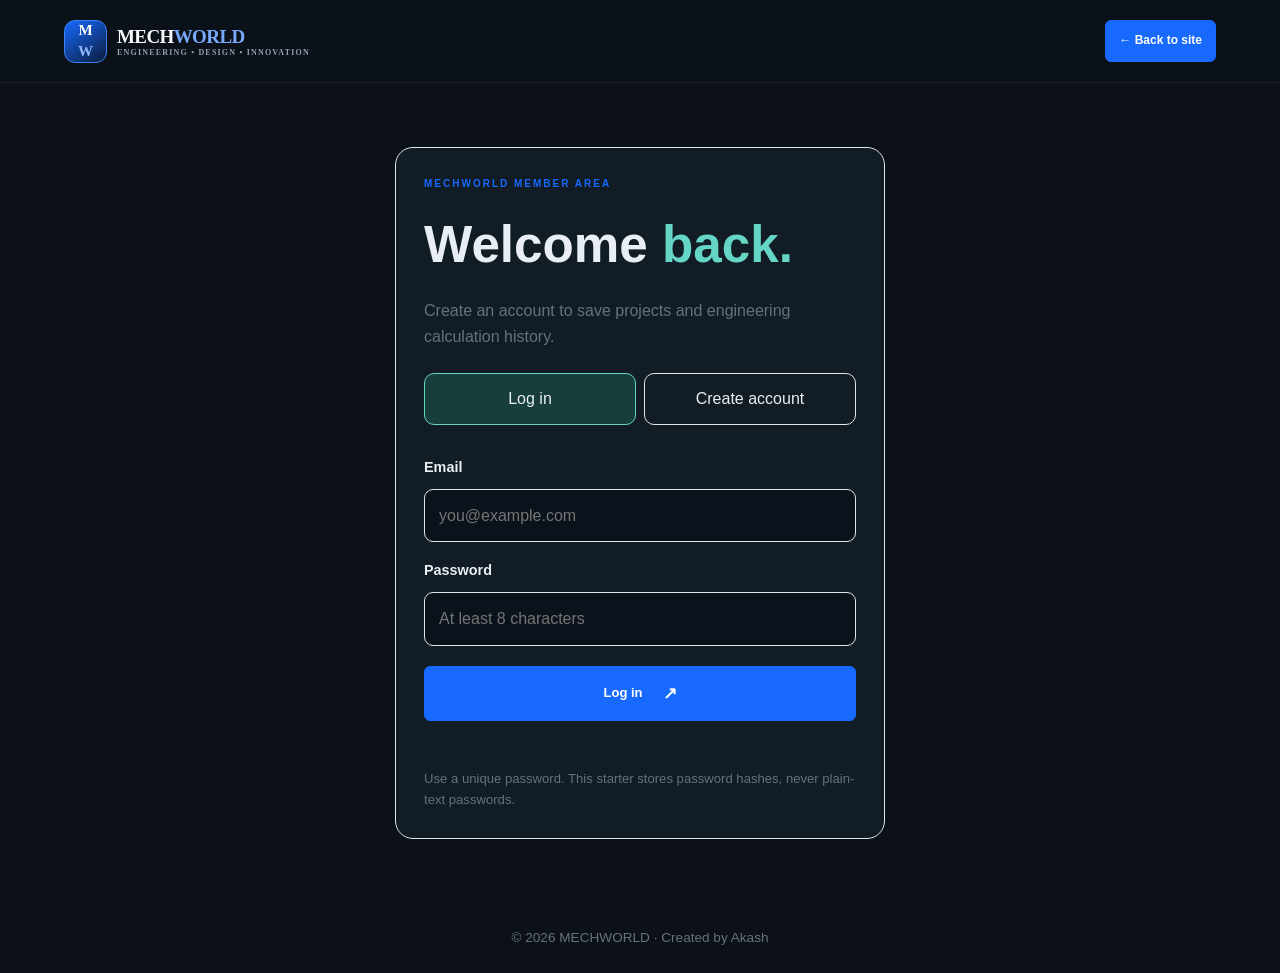
<file: auth.html>
<!DOCTYPE html>
<html lang="en"><head><meta charset="UTF-8"><meta name="viewport" content="width=device-width,initial-scale=1"><title>Account | MECHWORLD</title><link rel="stylesheet" href="css/style.css"><link rel="stylesheet" href="css/account.css"><script src="js/auth.js" defer></script></head>
<body class="account-body"><header class="site-header"><div class="container nav-wrap"><a class="brand" href="index.html"><span class="brand-mark">M<span>W</span></span><span class="brand-name">MECH<span>WORLD</span><small>ENGINEERING • DESIGN • INNOVATION</small></span></a><a class="button button-small" href="index.html">← Back to site</a></div></header>
<main class="account-wrap"><section class="account-card"><div class="eyebrow">MECHWORLD MEMBER AREA</div><h1 id="authHeading">Welcome <span>back.</span></h1><p class="muted">Create an account to save projects and engineering calculation history.</p><div class="auth-tabs"><button type="button" class="active" id="loginTab">Log in</button><button type="button" id="registerTab">Create account</button></div>
<form id="authForm"><div id="nameWrap" hidden><label for="name">Your name</label><input id="name" name="name" autocomplete="name" minlength="2" maxlength="80" placeholder="Akash Kumar"></div><label for="email">Email</label><input id="email" name="email" type="email" autocomplete="email" required placeholder="you@example.com"><label for="password">Password</label><input id="password" name="password" type="password" autocomplete="current-password" minlength="8" required placeholder="At least 8 characters"><button class="button" id="submitAuth" type="submit">Log in <span>↗</span></button><p class="form-status" id="authStatus" role="status"></p></form><p class="small-note">Use a unique password. This starter stores password hashes, never plain-text passwords.</p></section></main><footer class="account-footer">© <span id="year"></span> MECHWORLD · Created by Akash</footer></body></html>
</file>
<file: css/style.css>
:root{--bg:#f4f6f8;--paper:#fff;--ink:#15202b;--muted:#65717d;--line:#dfe5e9;--blue:#1769ff;--blue2:#8eb7ff;--nav:#0b1118;--soft:#eaf1ff;--shadow:0 20px 55px #172b4312}body.dark{--bg:#0c1219;--paper:#121b25;--ink:#edf3f9;--muted:#a0adba;--line:#293643;--soft:#17263b;--shadow:0 20px 55px #0003}*{box-sizing:border-box;margin:0;padding:0}html{scroll-behavior:smooth;scroll-padding-top:90px}body{background:var(--bg);color:var(--ink);font-family:"DM Sans",Arial,sans-serif;line-height:1.6;transition:background .25s,color .25s}a{color:inherit;text-decoration:none}button,input,textarea{font:inherit}button{cursor:pointer}.container{width:min(1180px,90%);margin:auto}.site-header{position:sticky;top:0;z-index:30;background:var(--nav);color:#f8fafc;border-bottom:1px solid #ffffff12}.nav-wrap{min-height:82px;display:flex;align-items:center;justify-content:space-between;gap:24px}.brand{display:flex;align-items:center;gap:10px;flex-shrink:0}.brand-mark{display:grid;place-items:center;width:43px;height:43px;border:1px solid #3b82f6;border-radius:11px;color:#fff;font:700 15px "Space Grotesk";background:linear-gradient(145deg,#1769ff,#0b1d3b)}.brand-mark span{color:#8eb7ff}.brand-name{font:700 19px "Space Grotesk";letter-spacing:-.6px}.brand-name>span{color:#79aaff}.brand-name small{display:block;font:600 8px "DM Sans";letter-spacing:1.2px;color:#93a1b2}.nav-links,.nav-actions{display:flex;align-items:center;gap:24px}.nav-links a{font-size:13px;color:#b9c4d0;font-weight:700;transition:.2s}.nav-links a:hover,.nav-links a.active{color:#fff}.nav-actions{gap:12px}.button{display:inline-flex;align-items:center;justify-content:center;gap:20px;padding:13px 18px;background:var(--blue);color:white;border:1px solid var(--blue);border-radius:6px;font-weight:700;font-size:13px;transition:.2s}.button:hover{transform:translateY(-2px);box-shadow:0 9px 24px #1769ff38}.button span{font-size:17px}.button-small{padding:10px 13px;font-size:12px}.button-ghost{background:transparent;border-color:#596779;color:#fff}.icon-button,.menu-toggle{width:39px;height:39px;display:grid;place-items:center;background:transparent;color:#fff;border:1px solid #34404e;border-radius:6px;font-size:20px}.menu-toggle{display:none}.hero{position:relative;overflow:hidden;background:#0b1118;color:white;padding:80px 0 25px;min-height:620px}.hero-grid{position:absolute;inset:0;opacity:.17;background-image:linear-gradient(#8294a51c 1px,transparent 1px),linear-gradient(90deg,#8294a51c 1px,transparent 1px);background-size:45px 45px;mask-image:linear-gradient(90deg,#000,transparent 85%)}.hero-layout{position:relative;display:grid;grid-template-columns:1fr 1fr;align-items:center;gap:65px;min-height:470px}.eyebrow{font-size:10px;font-weight:800;letter-spacing:2px;color:var(--blue);text-transform:uppercase}.hero .eyebrow{color:#a3c5ff}.status-dot{display:inline-block;width:7px;height:7px;background:#6ee7b7;border-radius:50%;margin-right:8px;box-shadow:0 0 0 4px #6ee7b71a}.hero h1,.section-heading h2,.about-layout h2,.contact-layout h2{font:600 clamp(43px,5.2vw,70px)/1.04 "Space Grotesk";letter-spacing:-3px}.hero h1{margin:24px 0 20px}.hero h1 span,.section-heading h2 span,.about-layout h2 span,.contact-layout h2 span{color:#6297ff}.hero-lede{max-width:500px;color:#aeb9c7;font-size:16px;line-height:1.85}.hero-cta{display:flex;gap:12px;flex-wrap:wrap;margin-top:29px}.hero-proof{display:flex;align-items:center;gap:13px;margin-top:42px}.proof-avatars{display:flex}.proof-avatars span{width:34px;height:34px;display:grid;place-items:center;border-radius:50%;margin-right:-7px;border:2px solid #0b1118;background:#1d2d42;color:#a9c7ff;font-size:9px;font-weight:800}.hero-proof p{font-size:11px;line-height:1.5;color:#9ba9b9}.hero-proof strong{color:#fff}.hero-visual{position:relative;max-width:510px;justify-self:end;width:100%;padding:22px}.visual-frame{position:relative;overflow:hidden;height:390px;border-radius:5px;background:#172333;box-shadow:0 35px 80px #0005;z-index:2}.visual-frame img{width:100%;height:100%;object-fit:cover;filter:saturate(.65);opacity:.82}.visual-overlay{position:absolute;inset:0;background:linear-gradient(0deg,#07101be8,transparent 65%),linear-gradient(90deg,#1769ff22,transparent)}.visual-caption{position:absolute;bottom:24px;left:24px;right:24px;display:grid;gap:8px}.caption-index{font-size:9px;letter-spacing:2px;color:#9cbcff}.visual-caption strong{font:600 22px "Space Grotesk"}.floating-card{position:absolute;z-index:3;display:flex;align-items:center;gap:11px;padding:13px 16px;background:#f7f9fc;color:#142131;box-shadow:0 15px 40px #0003;border-radius:5px}.floating-top{top:0;right:-10px}.floating-bottom{bottom:2px;left:-6px}.float-icon{display:grid;place-items:center;width:35px;height:35px;background:#e2ebff;color:#1769ff;border-radius:4px;font-size:19px}.floating-card small{display:block;font-size:8px;letter-spacing:1px;color:#687587}.floating-card strong{font-size:12px}.visual-ring{position:absolute;right:-20px;bottom:30px;width:160px;height:160px;border:1px solid #1769ff;transform:rotate(30deg);z-index:1}.hero-bottom{position:relative;display:flex;justify-content:space-between;gap:16px;padding-top:45px;margin-top:40px;border-top:1px solid #ffffff20;color:#8391a1;font-size:9px;letter-spacing:1.1px}.ticker{overflow:hidden;background:#1769ff;color:white;padding:15px 0}.ticker-track{display:flex;justify-content:space-around;gap:35px;min-width:800px;font:700 10px "Space Grotesk";letter-spacing:1.6px}.section{padding:100px 0}.section-heading{display:flex;align-items:end;justify-content:space-between;gap:40px;margin-bottom:38px}.section-heading h2{font-size:clamp(34px,4vw,48px);letter-spacing:-1.8px;margin-top:13px}.section-heading h2 span{color:var(--blue)}.section-heading>p{max-width:360px;color:var(--muted);font-size:13px;line-height:1.9;padding-bottom:5px}.domain-grid{display:grid;grid-template-columns:repeat(3,1fr);gap:17px}.domain-card{background:var(--paper);border:1px solid var(--line);padding:17px;transition:transform .25s,box-shadow .25s}.domain-card:hover,.project-card:hover{transform:translateY(-5px);box-shadow:var(--shadow)}.card-top{display:flex;justify-content:space-between;align-items:center;margin-bottom:14px}.card-number{font-size:10px;font-weight:800;color:var(--muted);letter-spacing:1px}.card-symbol{display:grid;place-items:center;width:29px;height:29px;border:1px solid var(--line);border-radius:50%;color:var(--blue)}.domain-art{height:150px;position:relative;overflow:hidden;display:grid;place-items:center;background:#111d2b;color:#7ea8ff}.art-label{position:absolute;bottom:12px;left:14px;font-size:8px;letter-spacing:1.7px;color:#a7b5c7}.art-cad{background:linear-gradient(135deg,#102d58,#0c1521)}.blueprint-circle{width:105px;height:105px;border:1px solid #6fa1ff;border-radius:50%;position:absolute}.blueprint-circle:before,.blueprint-circle:after{content:"";position:absolute;background:#6fa1ff55}.blueprint-circle:before{height:1px;width:140px;left:-18px;top:51px}.blueprint-circle:after{width:1px;height:140px;top:-18px;left:51px}.blueprint-cross{position:absolute;width:70px;height:70px;border:1px dashed #8bb4ff;transform:rotate(45deg)}.blueprint-gear{font-size:61px;color:#b7d0ff}.domain-art>span:not(.art-label){font-size:95px}.art-thermal{background:linear-gradient(135deg,#3b1b24,#171421);color:#ff9c78}.thermal-symbol{font-size:110px!important;font-family:serif;transform:rotate(-20deg)}.art-manufacturing{background:linear-gradient(135deg,#283a39,#101c20);color:#9be2c0}.factory-shape{font-size:92px}.art-fluid{background:linear-gradient(135deg,#123c54,#101c2c);font-size:100px}.art-fluid i,.art-fluid b{position:absolute;width:120px;height:55px;border:1px solid #5bbcff;border-radius:50%;transform:rotate(-28deg)}.art-fluid b{width:155px;height:80px;transform:rotate(28deg)}.art-fluid small{position:absolute;bottom:12px;left:14px;font-size:8px;letter-spacing:1.5px}.art-material{background:linear-gradient(135deg,#382d1d,#161a20)}.material-bars{display:flex;align-items:end;gap:8px;height:90px}.material-bars i{display:block;width:20px;background:linear-gradient(#ffcf8b,#b86e2c);height:45px}.material-bars i:nth-child(2){height:72px}.material-bars i:nth-child(3){height:57px}.material-bars i:nth-child(4){height:88px}.material-bars i:nth-child(5){height:65px}.art-robot{background:linear-gradient(135deg,#1a2841,#101720)}.robot-arm{position:relative;width:130px;height:100px}.robot-arm:before{content:"";position:absolute;left:14px;bottom:4px;width:85px;height:8px;background:#779de5}.robot-arm i{position:absolute;width:15px;height:60px;background:#93b7ff;border:3px solid #203c6a;border-radius:7px;transform:rotate(42deg);transform-origin:bottom}.robot-arm i:nth-child(1){left:27px;bottom:7px}.robot-arm i:nth-child(2){left:63px;bottom:47px;transform:rotate(-42deg)}.robot-arm i:nth-child(3){left:91px;bottom:25px;height:35px;transform:rotate(22deg)}.robot-arm b{position:absolute;left:16px;bottom:0;width:22px;height:18px;background:#1769ff;border-radius:3px}.domain-info{padding:18px 2px 3px}.domain-info h3,.project-card h3{font:600 19px "Space Grotesk";letter-spacing:-.5px}.domain-info p,.project-card p{color:var(--muted);font-size:12px;line-height:1.8;margin:8px 0 16px}.inline-link{font-size:11px;font-weight:800;color:var(--blue)}.inline-link span{margin-left:7px;font-size:15px}.tools-section{background:var(--paper);border-top:1px solid var(--line);border-bottom:1px solid var(--line)}.tool-layout{display:grid;grid-template-columns:.8fr 1.2fr;gap:22px}.tool-tabs{display:grid;gap:9px;align-content:start}.tool-tab{display:flex;align-items:center;text-align:left;gap:13px;padding:16px;background:var(--bg);border:1px solid var(--line);color:var(--ink);border-radius:5px}.tool-tab>span:first-child{display:grid;place-items:center;width:40px;height:40px;background:var(--paper);border:1px solid var(--line);border-radius:4px;color:var(--blue);font-size:19px}.tool-tab>span:nth-child(2){flex:1}.tool-tab strong,.tool-tab small{display:block}.tool-tab strong{font-size:12px}.tool-tab small{font-size:10px;color:var(--muted);margin-top:3px}.tool-tab>b{color:var(--muted)}.tool-tab.active{border-color:var(--blue);background:var(--soft)}.calculator{padding:27px;background:var(--bg);border:1px solid var(--line);border-radius:6px}.calculator-head{display:flex;justify-content:space-between;gap:15px;align-items:center;padding-bottom:21px;border-bottom:1px solid var(--line)}.calculator-head h3{font:600 23px "Space Grotesk";margin-top:7px}.calc-live{display:flex;align-items:center;gap:6px;font-size:8px;letter-spacing:1px;color:var(--muted);white-space:nowrap}.calc-live i{width:6px;height:6px;background:#20b77a;border-radius:50%}.calc-fields{display:grid;grid-template-columns:1fr 1fr;gap:14px;padding:23px 0}.field label{display:block;font-size:10px;font-weight:800;margin-bottom:7px;color:var(--muted)}.field input,.field select{width:100%;padding:12px;border:1px solid var(--line);border-radius:4px;background:var(--paper);color:var(--ink);outline:none}.field input:focus,.field select:focus{border-color:var(--blue)}.result-panel{background:#0b1522;color:white;padding:20px;border-radius:5px}.result-panel>span{font-size:9px;letter-spacing:1.5px;color:#9eafc4}.result-panel>div{display:flex;align-items:baseline;gap:9px;margin:8px 0}.result-panel strong{font:600 35px "Space Grotesk";color:#83adff;overflow-wrap:anywhere}.result-panel>div span{font-size:11px;color:#c1ccda}.result-panel p{font-size:11px;color:#a9b7c8}.calc-note{font-size:10px;color:var(--muted);margin-top:14px}.project-grid{display:grid;grid-template-columns:repeat(3,1fr);gap:18px}.project-card{padding:15px 15px 21px;background:var(--paper);border:1px solid var(--line);transition:.25s}.project-visual{height:185px;display:flex;flex-direction:column;align-items:center;justify-content:center;position:relative;overflow:hidden;background:#0c1b2c;color:#82aaff}.project-visual>span{font:600 64px "Space Grotesk"}.project-visual small{font-size:8px;letter-spacing:2px;margin-top:8px;color:#a6b9d2}.project-gear{background:radial-gradient(circle at center,#24416b,#0c1725 70%)}.project-gear:before,.project-gear:after{content:"";position:absolute;width:210px;height:1px;background:#5b83bd55;transform:rotate(35deg)}.project-gear:after{transform:rotate(-35deg)}.project-stress{background:linear-gradient(135deg,#1b2c43,#131a23)}.project-stress>span{font-size:47px}.project-cad{background:linear-gradient(135deg,#152d50,#101722)}.project-cad>span{font-size:100px}.project-meta{display:flex;justify-content:space-between;gap:8px;margin:19px 0 10px;color:var(--muted);font-size:8px;letter-spacing:.8px}.project-card h3{font-size:20px}.about-band{background:#0b1118;color:white;padding:76px 0}.about-layout{display:grid;grid-template-columns:.55fr 1fr 1fr;align-items:center;gap:45px}.about-mark{font:700 48px "Space Grotesk";color:#fff;letter-spacing:-4px}.about-mark span{color:#6297ff;font-size:25px;vertical-align:top}.about-layout h2{font-size:clamp(31px,3.6vw,45px);letter-spacing:-1.5px;margin-top:12px}.about-layout h2 span{color:#6297ff}.about-layout>p{font-size:13px;line-height:2;color:#aab6c5}.contact-layout{display:grid;grid-template-columns:.85fr 1.15fr;gap:80px;align-items:start}.contact-layout h2{font-size:clamp(39px,4.5vw,57px);margin:17px 0}.contact-layout>div>p{max-width:360px;color:var(--muted);font-size:13px;line-height:1.9}.contact-form{display:grid;gap:8px;padding:25px;background:var(--paper);border:1px solid var(--line)}.contact-form label{font-size:10px;font-weight:800;color:var(--muted);margin-top:5px}.contact-form input,.contact-form textarea{width:100%;padding:12px;background:var(--bg);color:var(--ink);border:1px solid var(--line);border-radius:4px;outline:none;resize:vertical;font-size:12px}.contact-form input:focus,.contact-form textarea:focus{border-color:var(--blue)}.contact-form button{justify-self:start;margin-top:7px}.form-status{font-size:11px;color:var(--blue)}.site-footer{background:#070c12;color:#aab6c5;padding:36px 0 18px}.footer-main{display:flex;align-items:center;justify-content:space-between;gap:30px;padding-bottom:30px}.footer-brand .brand-name{color:white}.footer-main>p{font-size:11px;line-height:1.9}.footer-nav{display:flex;gap:18px;flex-wrap:wrap}.footer-nav a{font-size:11px}.footer-nav a:hover{color:white}.footer-bottom{border-top:1px solid #ffffff1a;padding-top:17px;display:flex;justify-content:space-between;gap:15px;font-size:9px;letter-spacing:1px}.footer-bottom b{color:#6297ff}.reveal{opacity:0;transform:translateY(15px);transition:opacity .65s,transform .65s}.reveal.visible{opacity:1;transform:translateY(0)}@media(max-width:980px){.nav-links{gap:13px}.nav-links a{font-size:11px}.nav-actions .button{display:none}.hero-layout{gap:30px}.hero h1{font-size:55px}.domain-grid{grid-template-columns:repeat(2,1fr)}.about-layout{grid-template-columns:.4fr 1fr;gap:25px}.about-layout>p{grid-column:2}.contact-layout{gap:35px}}@media(max-width:720px){.nav-wrap{min-height:70px}.menu-toggle{display:grid;margin-left:auto}.nav-links{display:none;position:absolute;top:70px;left:0;right:0;padding:20px 5%;background:#0b1118;border-top:1px solid #ffffff15;flex-direction:column;align-items:flex-start;gap:19px}.nav-links.open{display:flex}.nav-actions{gap:8px}.hero{padding-top:55px}.hero-layout{grid-template-columns:1fr;gap:40px}.hero h1{font-size:clamp(46px,11vw,64px)}.hero-visual{justify-self:center;max-width:490px}.visual-frame{height:330px}.hero-bottom{flex-wrap:wrap;line-height:1.8}.hero-bottom span{width:45%}.section{padding:70px 0}.section-heading{display:block}.section-heading>p{margin-top:18px}.tool-layout,.contact-layout{grid-template-columns:1fr}.tool-tabs{grid-template-columns:1fr 1fr}.tool-tab{padding:11px;gap:8px}.tool-tab>span:first-child{width:32px;height:32px}.tool-tab>b{display:none}.about-layout{grid-template-columns:1fr;gap:15px}.about-layout>p{grid-column:auto}.about-mark{font-size:38px}.footer-main{align-items:flex-start;flex-direction:column;gap:20px}}@media(max-width:480px){.brand-name{font-size:16px}.brand-mark{width:38px;height:38px}.hero h1{letter-spacing:-2px}.hero-lede{font-size:14px}.visual-frame{height:275px}.floating-card{padding:9px}.floating-bottom{left:-2px}.floating-top{right:-2px}.section-heading h2{font-size:34px}.domain-grid,.project-grid{grid-template-columns:1fr}.domain-art{height:175px}.tool-tabs{grid-template-columns:1fr}.calculator{padding:17px}.calculator-head{align-items:flex-start;flex-direction:column}.calc-fields{grid-template-columns:1fr}.result-panel strong{font-size:30px}.footer-bottom{flex-direction:column}.contact-layout{gap:28px}}
</file>
<file: css/account.css>
*{box-sizing:border-box}.account-body{min-height:100vh;background:var(--page,#0b1117);color:var(--text,#e8eef4)}.account-wrap{min-height:calc(100vh - 150px);display:grid;place-items:center;padding:64px 20px}.account-card{background:var(--panel,#111c25);border:1px solid var(--line,rgba(255,255,255,.1));border-radius:18px;padding:28px;min-width:0}.account-wrap>.account-card{width:min(100%,490px)}.account-card h1,.dashboard-heading h1{font-size:clamp(2rem,5vw,3.2rem);margin:12px 0}.account-card h1 span,.dashboard-heading h1 span{color:#65d6c6}.account-card h2{font-size:1.25rem;margin:0 0 20px}.muted,.small-note{color:var(--muted,#9eacb9);line-height:1.6}.small-note{font-size:.82rem;margin-top:18px}.auth-tabs{display:grid;grid-template-columns:1fr 1fr;gap:8px;margin:24px 0}.auth-tabs button{padding:12px;border:1px solid var(--line,rgba(255,255,255,.1));border-radius:10px;background:transparent;color:inherit;cursor:pointer}.auth-tabs button.active{background:#173e3a;border-color:#65d6c6}.account-card form{display:flex;flex-direction:column;gap:10px}.account-card label{font-size:.9rem;font-weight:600;margin-top:7px}.account-card input,.account-card textarea,.account-card select{width:100%;padding:13px 14px;border-radius:9px;border:1px solid var(--line,rgba(255,255,255,.18));background:#0a131b;color:inherit;font:inherit}.account-card textarea{resize:vertical}.account-card .button{justify-content:center;margin-top:10px;cursor:pointer}.form-status{min-height:1.3em;color:#65d6c6;font-size:.9rem}.form-status.error{color:#ff9b9b}.account-footer{text-align:center;padding:24px;color:var(--muted,#9eacb9);font-size:.85rem}.dashboard-wrap{width:min(1120px,calc(100% - 32px));margin:54px auto 80px}.dashboard-heading{display:flex;justify-content:space-between;align-items:center;gap:20px;margin-bottom:28px}.account-pill{font-size:.75rem;letter-spacing:.12em;border:1px solid #65d6c6;color:#65d6c6;border-radius:30px;padding:9px 13px}.dashboard-grid{display:grid;grid-template-columns:repeat(2,minmax(0,1fr));gap:20px;margin-bottom:20px}.list-heading{display:flex;align-items:center;justify-content:space-between;gap:12px}.list-heading h2{margin-bottom:0}.text-button{background:transparent;color:#65d6c6;border:0;cursor:pointer}.data-list{margin-top:18px;display:grid;gap:10px}.data-item{border:1px solid var(--line,rgba(255,255,255,.1));padding:14px;border-radius:10px;overflow-wrap:anywhere}.data-item strong{display:block;margin-bottom:6px}.data-item p{margin:5px 0;color:var(--muted,#9eacb9);font-size:.9rem;line-height:1.5}.data-item a{color:#65d6c6}.item-actions{display:flex;justify-content:flex-end;margin-top:8px}.item-actions button{background:transparent;color:#ff9b9b;border:0;cursor:pointer}.admin-card{margin-top:20px}@media(max-width:720px){.dashboard-grid{grid-template-columns:1fr}.dashboard-heading{align-items:flex-start;flex-direction:column}.account-card{padding:20px}.dashboard-wrap{margin-top:30px}}
</file>
